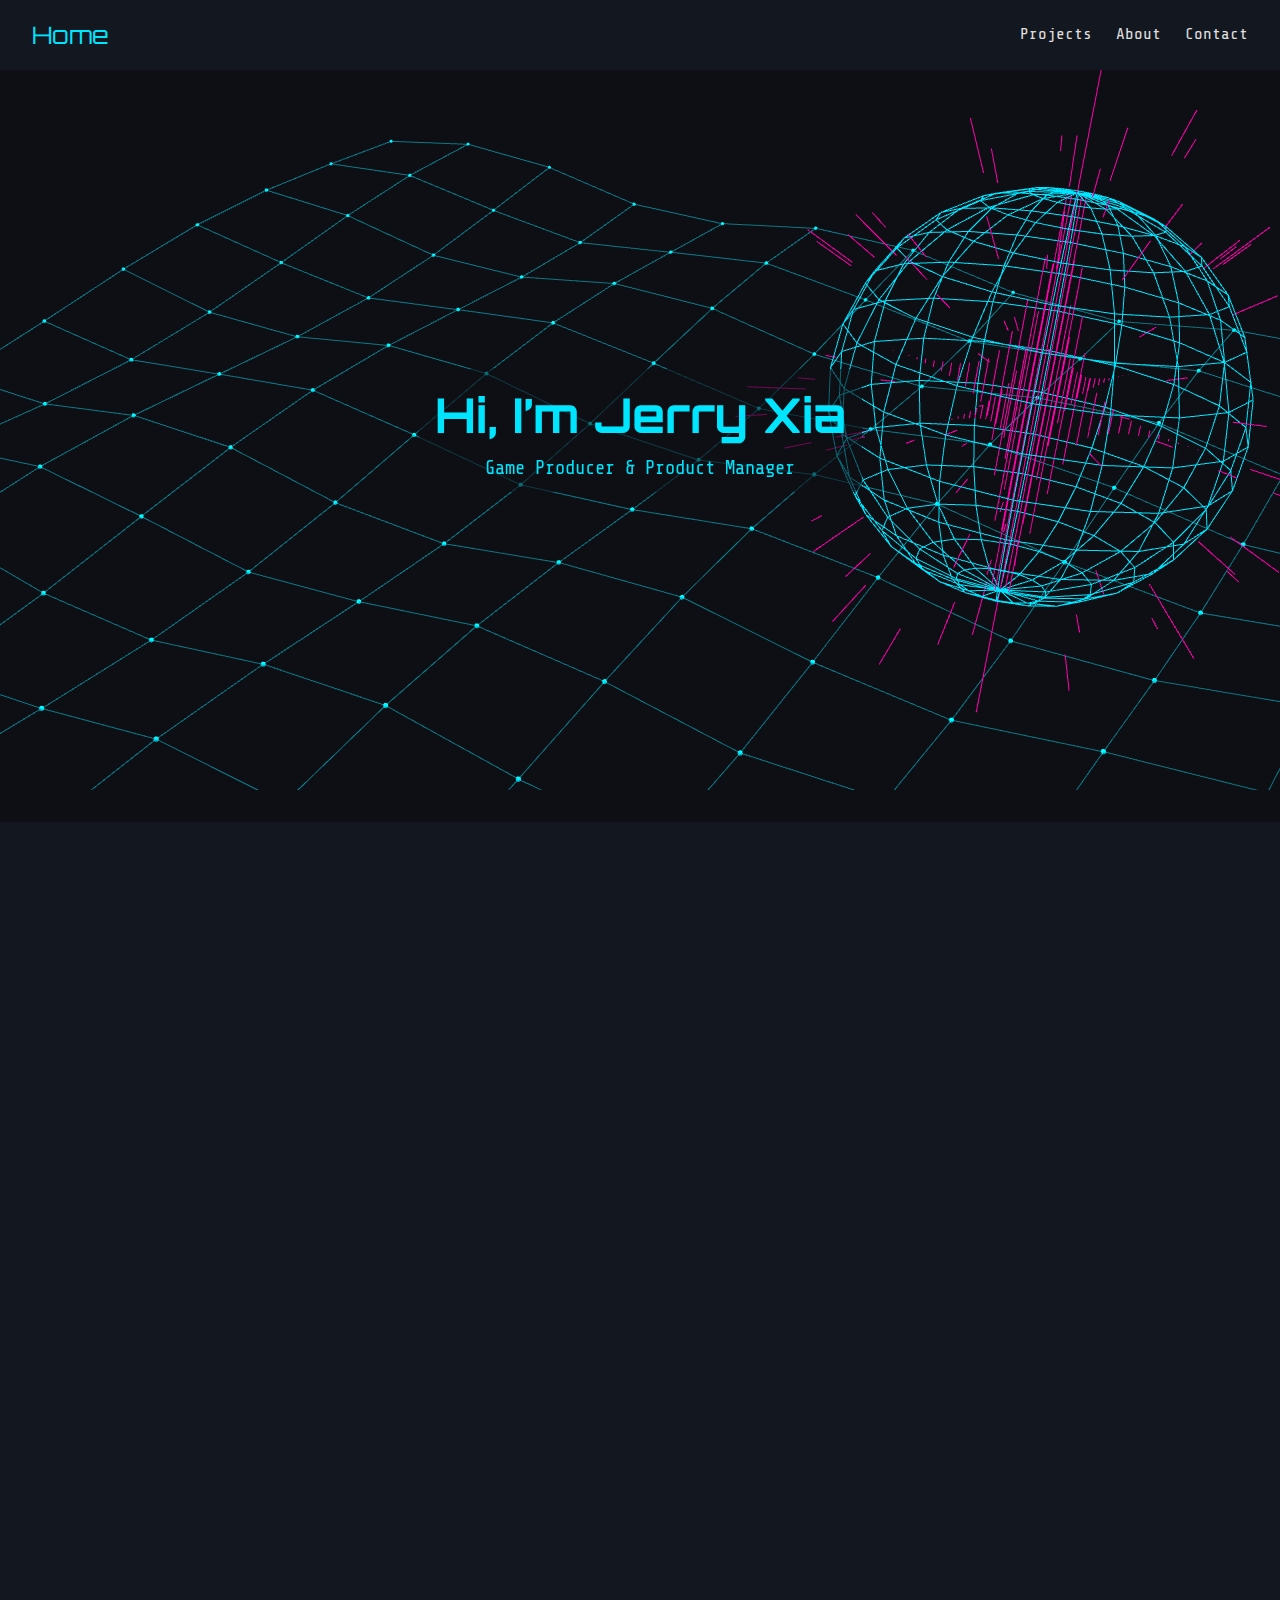
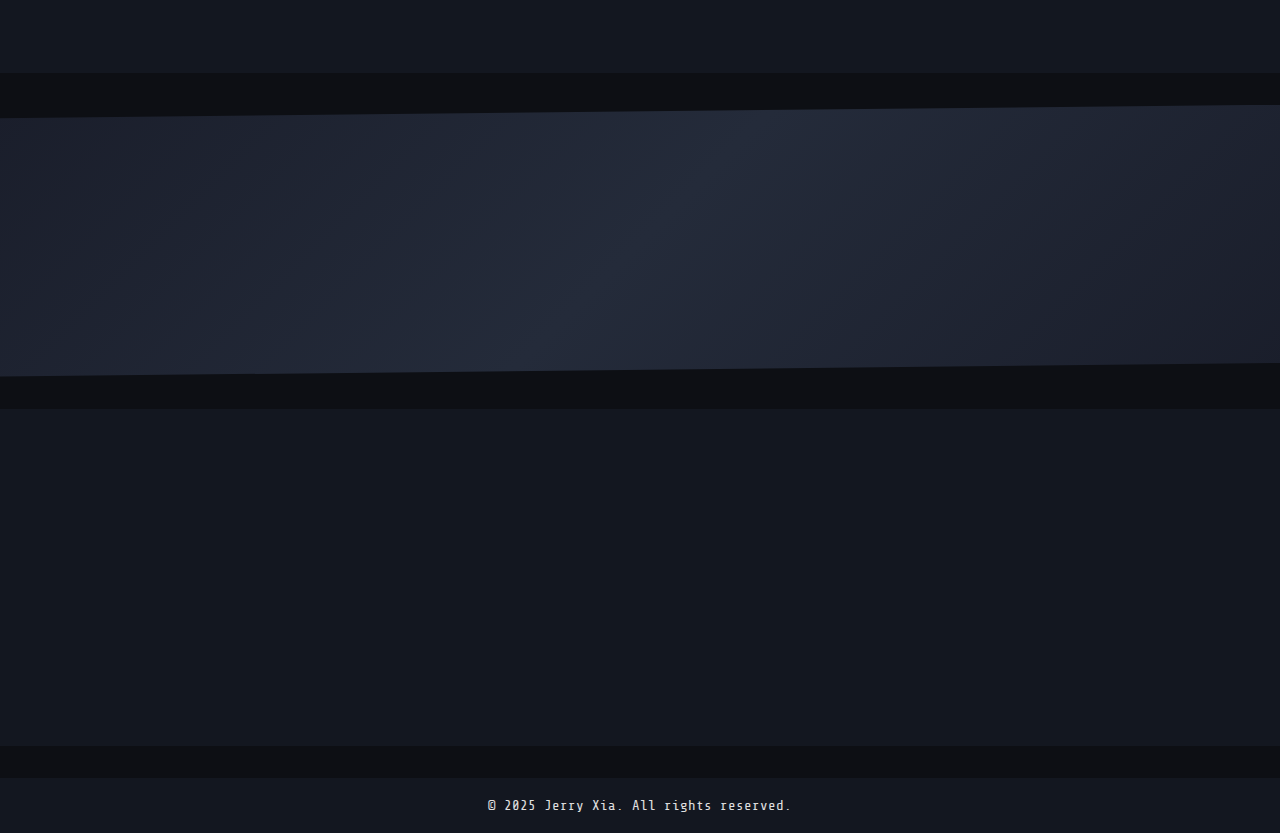
<file: index.html>
<!DOCTYPE html>
<html lang="en">
<head>
  <meta charset="UTF-8" />
  <meta name="viewport" content="width=device-width,initial-scale=1" />
  <title>Jerry Xia – When Creativity Meets Insight</title>
  <meta
    name="description"
    content="Homepage of Jerry Xia, Game Producer and Product Manager"
  >
  <link rel="preload" href="/fonts/Orbitron-Regular.woff2" as="font" type="font/woff2" crossorigin>
  <link rel="preload" href="/fonts/Orbitron-Bold.woff2" as="font" type="font/woff2" crossorigin>
  <link rel="preload" href="/fonts/ShareTechMono-Regular.woff2" as="font" type="font/woff2" crossorigin>
  <link rel="preload" href="js/three.min.js" as="script">
  <link rel="preload" href="js/vanta.globe.min.js" as="script">
  <link rel="stylesheet" href="css/style.css" />
</head>
<body>
  <nav class="navbar">
    <a href="#" class="logo">Home</a>
    <ul class="nav-links">
      <li><a href="#projects">Projects</a></li>
      <li><a href="#about">About</a></li>
      <li><a href="#contact">Contact</a></li>
    </ul>
    <div class="menu-toggle" id="mobile-menu">☰</div>
  </nav>

  <header class="hero">
    <div class="hero-text">
      <h1>Hi, I’m Jerry Xia</h1>
      <p>Game Producer & Product Manager</p>
  </div>
  </header>

  <main>
    <!-- Projects -->
    <section id="projects" class="section">
      <h2 class="fade-up">Projects</h2>
      <div class="cards">
        <!-- repeat this card for each project -->
        <div class="card fade-up">
          <div class="img-wrapper">
            <img src="assets/images/AOL3-1.jpg" loading="lazy" alt="The Adolescence of a Lunatic">
            <div class="img-credit">Art by Sihan Zhao</div>
          </div>
          <h3>The Adolescence of a Lunatic</h3>
          <p>A post-modern visual novel about nihilism, disillution, and finding purpose.</p>
          <a href="the-faded.html" class="btn">View</a>
        </div>

        <div class="card fade-up">
          <div class="img-wrapper">
            <img src="assets/images/CL1-2.jpg" loading="lazy" alt="Once Upon a Spring">
            <div class="img-credit">Art by GaraJ</div>
          </div>
          <h3>Once Upon a Spring</h3>
          <p>A genre-redefining metroidvania-esque puzzle adventure ruminating scars, mental illness, and love.</p>
          <a href="once-upon-a-spring.html" class="btn">View</a>
        </div>

        <div class="card fade-up">
          <div class="img-wrapper">
            <img src="assets/images/SQL3-1.jpg" loading="lazy" alt="League of Legends Quantitative Meta Analysis">
            <div class="img-credit">Art Generated by ChatGPT</a></div>
            
          </div>
          <h3>League of Legends Quantitative Meta Analysis</h3>
          <p>A SQL and R-based cross-sectional meta analysis of a past version of the popular MOBA game League of Legends.</p>
          <a href="lol-meta-analysis.html" class="btn">View</a>
        </div>

        <div class="card fade-up">
          <div class="img-wrapper">
            <img src="assets/images/ML1-2.jpg" loading="lazy" alt="Machine Learning Predictor for Early Alzheimer Risk">
            <div class="img-credit"><a href="http://www.freepik.com" target="_blank" rel="noopener">Designed by upklyak / Freepik</a></div>
            
          </div>
          <h3>Machine Learning Predictor for Early Alzheimer Risk</h3>
          <p>This project explored tree-based algorithms to help clinicians identify Alzheimer's patients with a high confidence using low-cost and accessible data .</p>
          <a href="alzheimers-prediction.html" class="btn">View</a>
        </div>

      </div>
    </section>

    <!-- About -->
    <section id="about" class="section">
      <h2 class="fade-up">About Me</h2>
      <p class="fade-up">
        I’m a game producer and product manager with 3 years of experience in SaaS product and indie game development.
      </p>
      <p class="fade-up">
        A team leader that always wears multiple hats, I exccel in cross-functional roles. 
      </p>
      <p class="fade-up">
        My mission: max out my team's creativity while staying on top of an agile and steadyfast timeline. 
      </p>
    </section>

    <!-- Contact -->
    <section id="contact" class="section">
      <h2 class="fade-up">Contact</h2>
      <ul class="contact-list">
        <li class="fade-up">Email: <a href="mailto:jerryjerryxia@gmail.com">jerryjerryxia@gmail.com</a></li>
        <li class="fade-up">Phone: (646) 659-3899</li>
        <li class="fade-up">LinkedIn: <a href="https://www.linkedin.com/in/jerryjerryxia/" target="_blank" rel="noopener">www.linkedin.com/in/jerryjerryxia/</a></li>
        <li class="fade-up">GitHub: <a href="https://github.com/jerryjerryxia" target="_blank" rel="noopener">www.github.com/jerryjerryxia</a></li>
      </ul>
    </section>

  </main>

  <footer>
    <p>© 2025 Jerry Xia. All rights reserved.</p>
  </footer>

<script src="js/three.min.js"></script>
<script src="js/vanta.globe.min.js"></script>
<script src="js/script.js"></script>

</body>
</html>
</file>
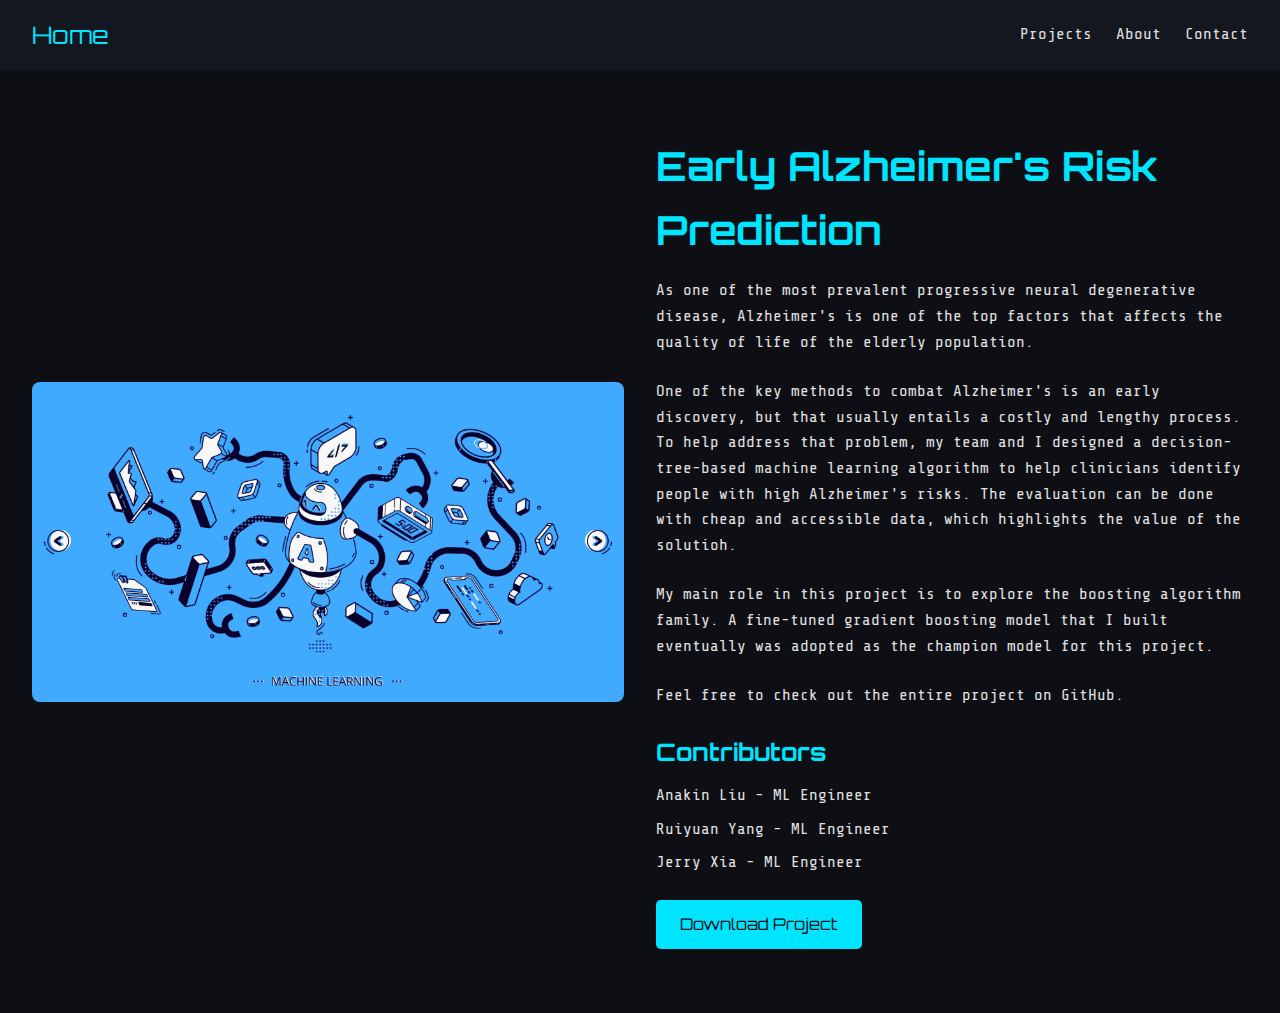
<file: Alzheimers-prediction.html>
<!DOCTYPE html>
<html lang="en">
<head>
  <meta charset="UTF-8" />
  <meta name="viewport" content="width=device-width, initial-scale=1" />
  <title>ML-Based Alzheimer's Risk Prediction | Jerry Xia</title>
  <meta
    name="description"
    content="Re-imagining Alzheimer's diagnosis processes."
  >
  <link rel="preload" href="/fonts/Orbitron-Regular.woff2" as="font" type="font/woff2" crossorigin>
  <link rel="preload" href="/fonts/Orbitron-Bold.woff2"    as="font" type="font/woff2" crossorigin>
  <link rel="preload" href="/fonts/ShareTechMono-Regular.woff2" as="font" type="font/woff2" crossorigin>
  <link rel="stylesheet" href="css/style.css" />
  <style>
    /* Project Detail Layout */
    .project-detail {
      display: grid;
      grid-template-columns: 1fr 1fr;
      gap: 2rem;
      /* vertically center both columns */
      align-items: center;
      padding: 4rem 2rem;
      background: var(--bg);
      color: var(--fg);
    }
    .project-detail .image {
      width: 100%;
      border-radius: .5rem;
      object-fit: cover;
    }
    .project-detail .content {
      display: flex;
      flex-direction: column;
      /* align text and button to the left */
      align-items: flex-start;
      text-align: left;
    }
    .project-detail .content h1 {
      font-family: var(--font-main);
      font-size: 2.5rem;
      margin-bottom: 1rem;
      color: var(--accent);
    }
    .project-detail .content p {
      margin-bottom: 1.5rem;
      line-height: 1.6;
    }
    .project-detail .contributors h2 {
      font-family: var(--font-main);
      font-size: 1.5rem;
      margin-bottom: .75rem;
      color: var(--accent);
    }
    .project-detail .contributors ul {
      list-style: none;
      padding: 0;
      margin-bottom: 1.5rem;
    }
    .project-detail .contributors li {
      margin-bottom: .5rem;
      font-family: var(--font-mono);
    }
    .btn-download {
      /* align button to the left edge of content */
      margin: 0;
      padding: .75rem 1.5rem;
      background: var(--accent);
      color: var(--bg);
      text-decoration: none;
      border-radius: .3rem;
      font-family: var(--font-main);
      transition: background .2s;
    }
    .btn-download:hover {
      background: #00c4d6;
    }
    @media (max-width: 768px) {
      .project-detail {
        grid-template-columns: 1fr;
      }
      .btn-download {
        align-self: center;
        margin-left: 0;
      }
      .project-detail .content {
        align-items: center;
        text-align: center;
      }
    }
  </style>
</head>
<body>
  <!-- Navbar include -->
  <header class="navbar">
    <a href="index.html" class="logo">Home</a>
    <ul class="nav-links">
      <li><a href="index.html#projects">Projects</a></li>
      <li><a href="index.html#about">About</a></li>
      <li><a href="index.html#contact">Contact</a></li>
    </ul>
    <div class="menu-toggle" id="mobile-menu">☰</div>
  </header>

  <!-- Project Detail Section -->
  <section class="project-detail">
    <!-- Left: Large Project Image -->
    <img src="assets/images/ML1-2.jpg" alt="ML Project Title Image" class="image" />

    <!-- Right: Text Content -->
    <div class="content">
      <h1>Early Alzheimer's Risk Prediction</h1>
      <p>
        As one of the most prevalent progressive neural degenerative disease, Alzheimer's is one of the 
        top factors that affects the quality of life of the elderly population.  
      </p>
      <p>
        One of the key methods to combat Alzheimer's is an early discovery, but that usually entails a 
        costly and lengthy process. To help address that problem, my team and I designed a decision-tree-based
        machine learning algorithm to help clinicians identify people with high Alzheimer's risks. The
        evaluation can be done with cheap and accessible data, which highlights the value of the solutioh. 
      </p>
      <p>
        My main role in this project is to explore the boosting algorithm family. A fine-tuned gradient boosting
        model that I built eventually was adopted as the champion model for this project. 
      </p>
      <p>
        Feel free to check out the entire project on GitHub. 
      </p>

      <div class="contributors">
        <h2>Contributors</h2>
        <ul>
          <li>Anakin Liu - ML Engineer</li>
          <li>Ruiyuan Yang - ML Engineer</li>
          <li>Jerry Xia - ML Engineer</li>
        </ul>
      </div>

      <a href="https://github.com/jerryjerryxia/ML-Based-Early-Alzheimers-Risk-Prediction" class="btn-download" target="_blank" rel="noopener">
        Download Project
      </a>
    </div>
  </section>

  <!-- Footer include -->
</body>
</html>
</file>
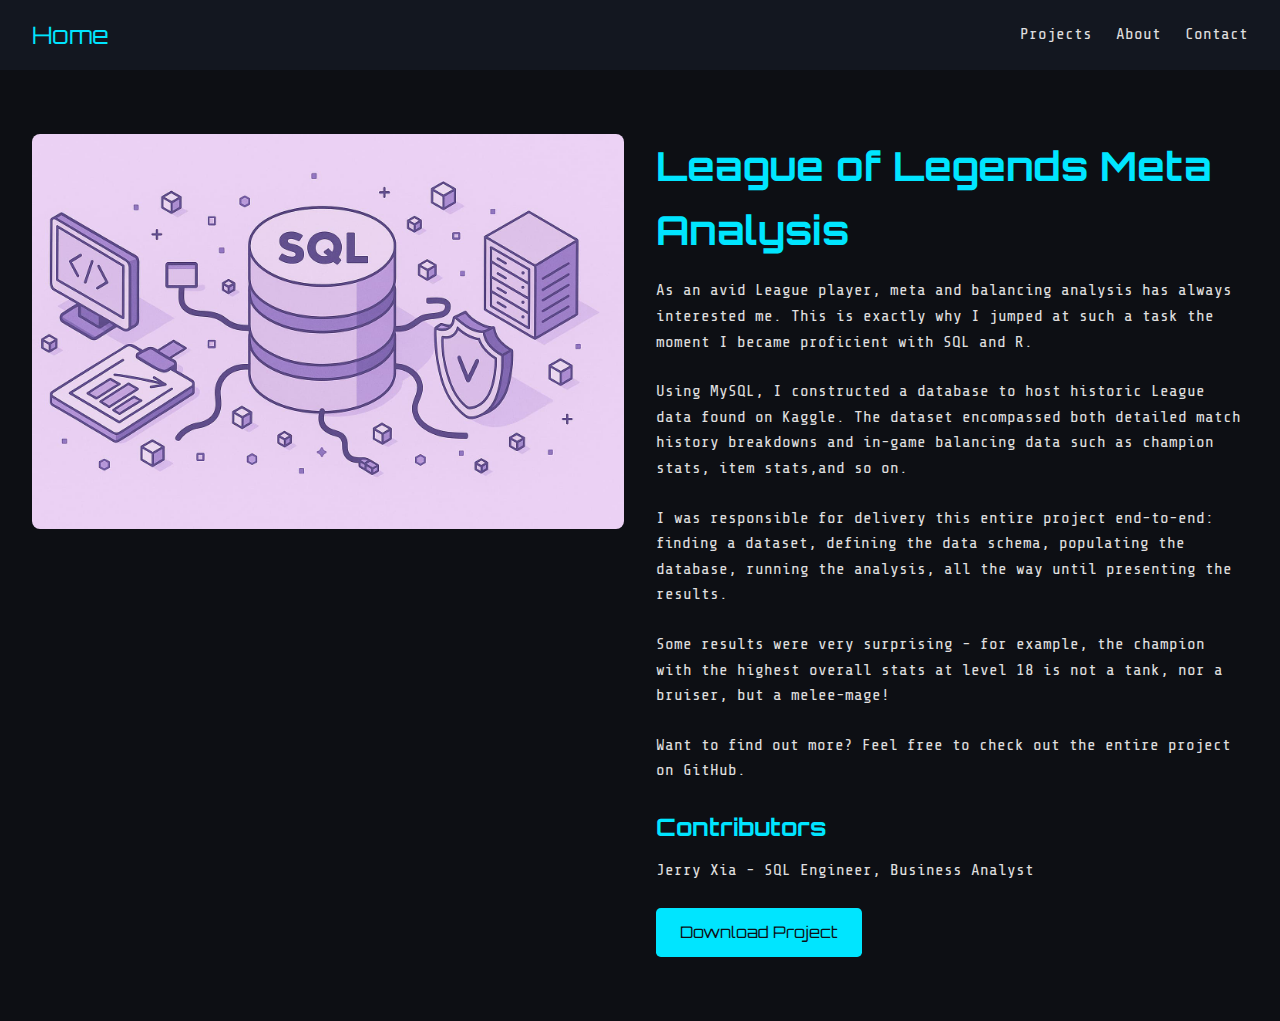
<file: LOL-meta-analysis.html>
<!DOCTYPE html>
<html lang="en">
<head>
  <meta charset="UTF-8" />
  <meta name="viewport" content="width=device-width, initial-scale=1" />
  <title>LOL Meta Analysis | Jerry Xia</title>
  <meta
    name="description"
    content="Learn more about how a League meta is shaped!"
  >
  <link rel="preload" href="/fonts/Orbitron-Regular.woff2" as="font" type="font/woff2" crossorigin>
  <link rel="preload" href="/fonts/Orbitron-Bold.woff2"    as="font" type="font/woff2" crossorigin>
  <link rel="preload" href="/fonts/ShareTechMono-Regular.woff2" as="font" type="font/woff2" crossorigin>
  <link rel="stylesheet" href="css/style.css" />
  <style>
    /* Project Detail Layout */
    .project-detail {
      display: grid;
      grid-template-columns: 1fr 1fr;
      gap: 2rem;
      /* vertically center both columns */
      align-items: top;
      padding: 4rem 2rem;
      background: var(--bg);
      color: var(--fg);
    }
    .project-detail .image {
      width: 100%;
      border-radius: .5rem;
      object-fit: cover;
    }
    .project-detail .content {
      display: flex;
      flex-direction: column;
      /* align text and button to the left */
      align-items: flex-start;
      text-align: left;
    }
    .project-detail .content h1 {
      font-family: var(--font-main);
      font-size: 2.5rem;
      margin-bottom: 1rem;
      color: var(--accent);
    }
    .project-detail .content p {
      margin-bottom: 1.5rem;
      line-height: 1.6;
    }
    .project-detail .contributors h2 {
      font-family: var(--font-main);
      font-size: 1.5rem;
      margin-bottom: .75rem;
      color: var(--accent);
    }
    .project-detail .contributors ul {
      list-style: none;
      padding: 0;
      margin-bottom: 1.5rem;
    }
    .project-detail .contributors li {
      margin-bottom: .5rem;
      font-family: var(--font-mono);
    }
    .btn-download {
      /* align button to the left edge of content */
      margin: 0;
      padding: .75rem 1.5rem;
      background: var(--accent);
      color: var(--bg);
      text-decoration: none;
      border-radius: .3rem;
      font-family: var(--font-main);
      transition: background .2s;
    }
    .btn-download:hover {
      background: #00c4d6;
    }
    @media (max-width: 768px) {
      .project-detail {
        grid-template-columns: 1fr;
      }
      .btn-download {
        align-self: center;
        margin-left: 0;
      }
      .project-detail .content {
        align-items: center;
        text-align: center;
      }
    }
  </style>
</head>
<body>
  <!-- Navbar include -->
  <header class="navbar">
    <a href="index.html" class="logo">Home</a>
    <ul class="nav-links">
      <li><a href="index.html#projects">Projects</a></li>
      <li><a href="index.html#about">About</a></li>
      <li><a href="index.html#contact">Contact</a></li>
    </ul>
    <div class="menu-toggle" id="mobile-menu">☰</div>
  </header>

  <!-- Project Detail Section -->
  <section class="project-detail">
    <!-- Left: Large Project Image -->
    <img src="assets/images/SQL1-1.jpg" alt="SQL Project Title Image" class="image" />

    <!-- Right: Text Content -->
    <div class="content">
      <h1>League of Legends Meta Analysis</h1>
      <p>
        As an avid League player, meta and balancing analysis has always interested me. This is exactly
        why I jumped at such a task the moment I became proficient with SQL and R.  
      </p>
      <p>
        Using MySQL, I constructed a database to host historic League data found on Kaggle. The dataset
        encompassed both detailed match history breakdowns and in-game balancing data such as champion 
        stats, item stats,and so on.  
      </p>
      <p>
        I was responsible for delivery this entire project end-to-end: finding a dataset, defining the data 
        schema, populating the database, running the analysis, all the way until presenting the results. 
      </p>
      <p>
        Some results were very surprising - for example, the champion with the highest overall stats at
        level 18 is not a tank, nor a bruiser, but a melee-mage!
      </p>
      <p>
        Want to find out more? Feel free to check out the entire project on GitHub. 
      </p>

      <div class="contributors">
        <h2>Contributors</h2>
        <ul>
          <li>Jerry Xia - SQL Engineer, Business Analyst</li>
        </ul>
      </div>

      <a href="https://github.com/jerryjerryxia/LOL_Meta_Analysis_S13" class="btn-download" target="_blank" rel="noopener">
        Download Project
      </a>
    </div>
  </section>

  <!-- Footer include -->
</body>
</html>
</file>
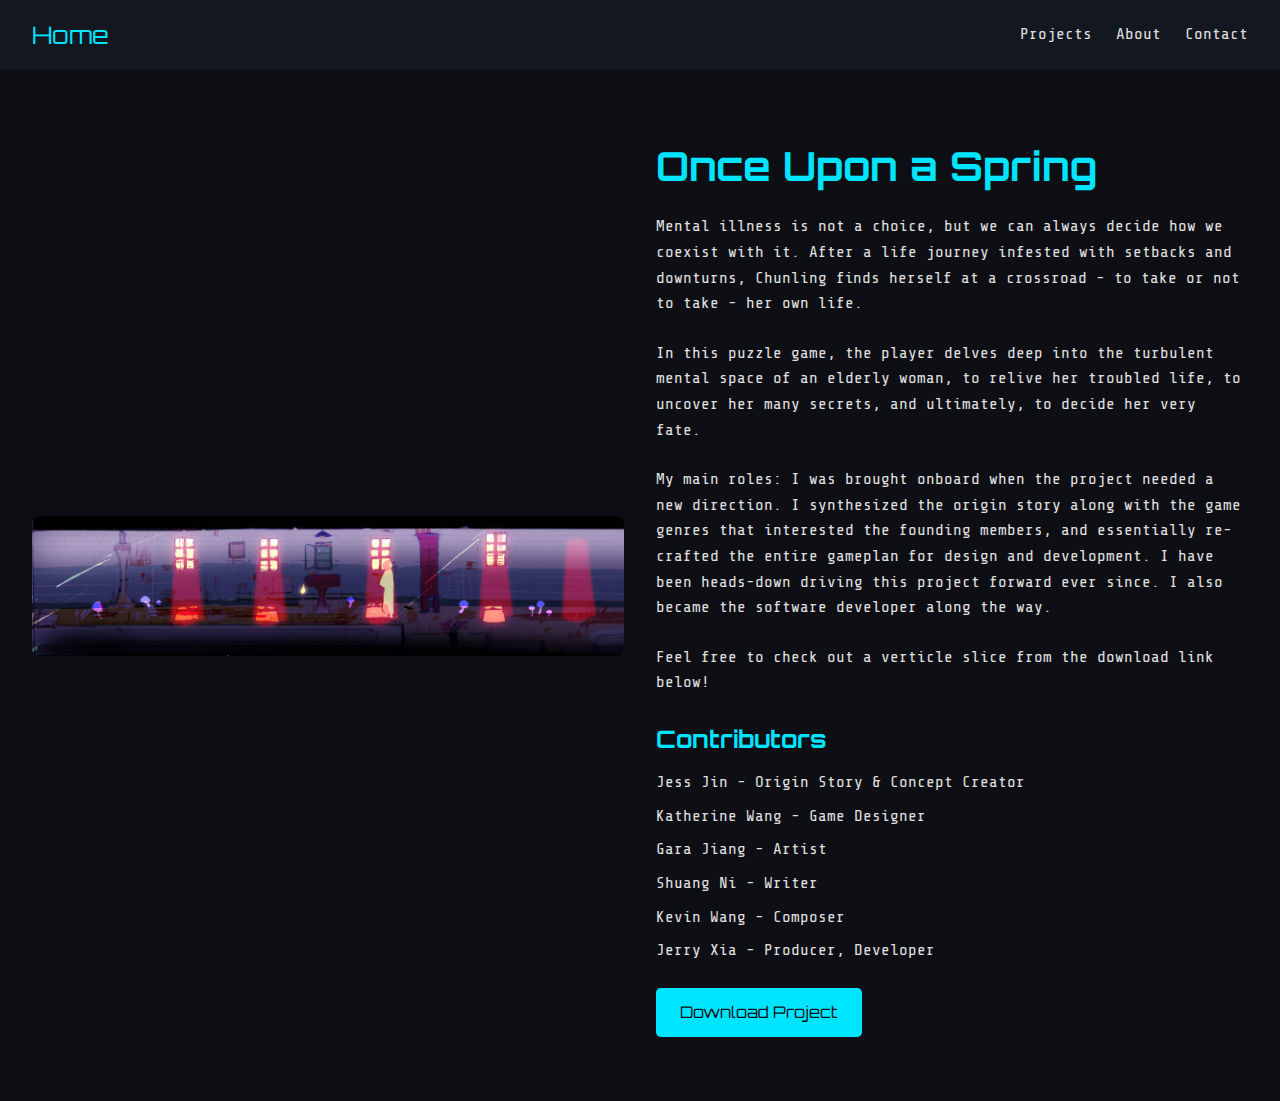
<file: once-upon-a-spring.html>
<!DOCTYPE html>
<html lang="en">
<head>
  <meta charset="UTF-8" />
  <meta name="viewport" content="width=device-width, initial-scale=1" />
  <title>Once Upon a Spring | Jerry Xia</title>
  <meta
    name="description"
    content="Discover the secrets behind a lady's turbulent psyche."
  >
  <link rel="preload" href="/fonts/Orbitron-Regular.woff2" as="font" type="font/woff2" crossorigin>
  <link rel="preload" href="/fonts/Orbitron-Bold.woff2"    as="font" type="font/woff2" crossorigin>
  <link rel="preload" href="/fonts/ShareTechMono-Regular.woff2" as="font" type="font/woff2" crossorigin>
  <link rel="stylesheet" href="css/style.css" />
  <style>
    /* Project Detail Layout */
    .project-detail {
      display: grid;
      grid-template-columns: 1fr 1fr;
      gap: 2rem;
      /* vertically center both columns */
      align-items: center;
      padding: 4rem 2rem;
      background: var(--bg);
      color: var(--fg);
    }
    .project-detail .image {
      width: 100%;
      border-radius: .5rem;
      object-fit: cover;
    }
    .project-detail .content {
      display: flex;
      flex-direction: column;
      /* align text and button to the left */
      align-items: flex-start;
      text-align: left;
    }
    .project-detail .content h1 {
      font-family: var(--font-main);
      font-size: 2.5rem;
      margin-bottom: 1rem;
      color: var(--accent);
    }
    .project-detail .content p {
      margin-bottom: 1.5rem;
      line-height: 1.6;
    }
    .project-detail .contributors h2 {
      font-family: var(--font-main);
      font-size: 1.5rem;
      margin-bottom: .75rem;
      color: var(--accent);
    }
    .project-detail .contributors ul {
      list-style: none;
      padding: 0;
      margin-bottom: 1.5rem;
    }
    .project-detail .contributors li {
      margin-bottom: .5rem;
      font-family: var(--font-mono);
    }
    .btn-download {
      /* align button to the left edge of content */
      margin: 0;
      padding: .75rem 1.5rem;
      background: var(--accent);
      color: var(--bg);
      text-decoration: none;
      border-radius: .3rem;
      font-family: var(--font-main);
      transition: background .2s;
    }
    .btn-download:hover {
      background: #00c4d6;
    }
    @media (max-width: 768px) {
      .project-detail {
        grid-template-columns: 1fr;
      }
      .btn-download {
        align-self: center;
        margin-left: 0;
      }
      .project-detail .content {
        align-items: center;
        text-align: center;
      }
    }
  </style>
</head>
<body>
  <!-- Navbar include -->
  <header class="navbar">
    <a href="index.html" class="logo">Home</a>
    <ul class="nav-links">
      <li><a href="index.html#projects">Projects</a></li>
      <li><a href="index.html#about">About</a></li>
      <li><a href="index.html#contact">Contact</a></li>
    </ul>
    <div class="menu-toggle" id="mobile-menu">☰</div>
  </header>

  <!-- Project Detail Section -->
  <section class="project-detail">
    <!-- Left: Large Project Image -->
    <img src="assets/images/CL1-2.jpg" alt="CL Title Image" class="image" />

    <!-- Right: Text Content -->
    <div class="content">
      <h1>Once Upon a Spring</h1>
      <p>
        Mental illness is not a choice, but we can always decide how we coexist with it. After a 
        life journey infested with setbacks and downturns, Chunling finds herself at a crossroad - 
        to take or not to take - her own life. 
      </p>
      <p>
        In this puzzle game, the player delves deep into the turbulent mental space of an elderly
        woman, to relive her troubled life, to uncover her many secrets, and ultimately, to decide her 
        very fate. 
      </p>
      <p>
        My main roles: I was brought onboard when the project needed a new direction. I synthesized
        the origin story along with the game genres that interested the founding members, and 
        essentially re-crafted the entire gameplan for design and development. I have been heads-down 
        driving this project forward ever since. I also became the software developer along the way. 
      </p>
      <p>
        Feel free to check out a verticle slice from the download link below!
      </p>

      <div class="contributors">
        <h2>Contributors</h2>
        <ul>
          <li>Jess Jin - Origin Story & Concept Creator</li>
          <li>Katherine Wang - Game Designer</li>
          <li>Gara Jiang - Artist</li>
          <li>Shuang Ni - Writer</li>
          <li>Kevin Wang - Composer</li>
          <li>Jerry Xia - Producer, Developer</li>
        </ul>
      </div>

      <a href="https://drive.google.com/drive/folders/1tXTr6lAQmfIj9FuFNzx0EUJsI9nXuCLS?dmr=1&ec=wgc-drive-hero-goto" class="btn-download" target="_blank" rel="noopener">
        Download Project
      </a>
    </div>
  </section>

  <!-- Footer include -->
</body>
</html>
</file>
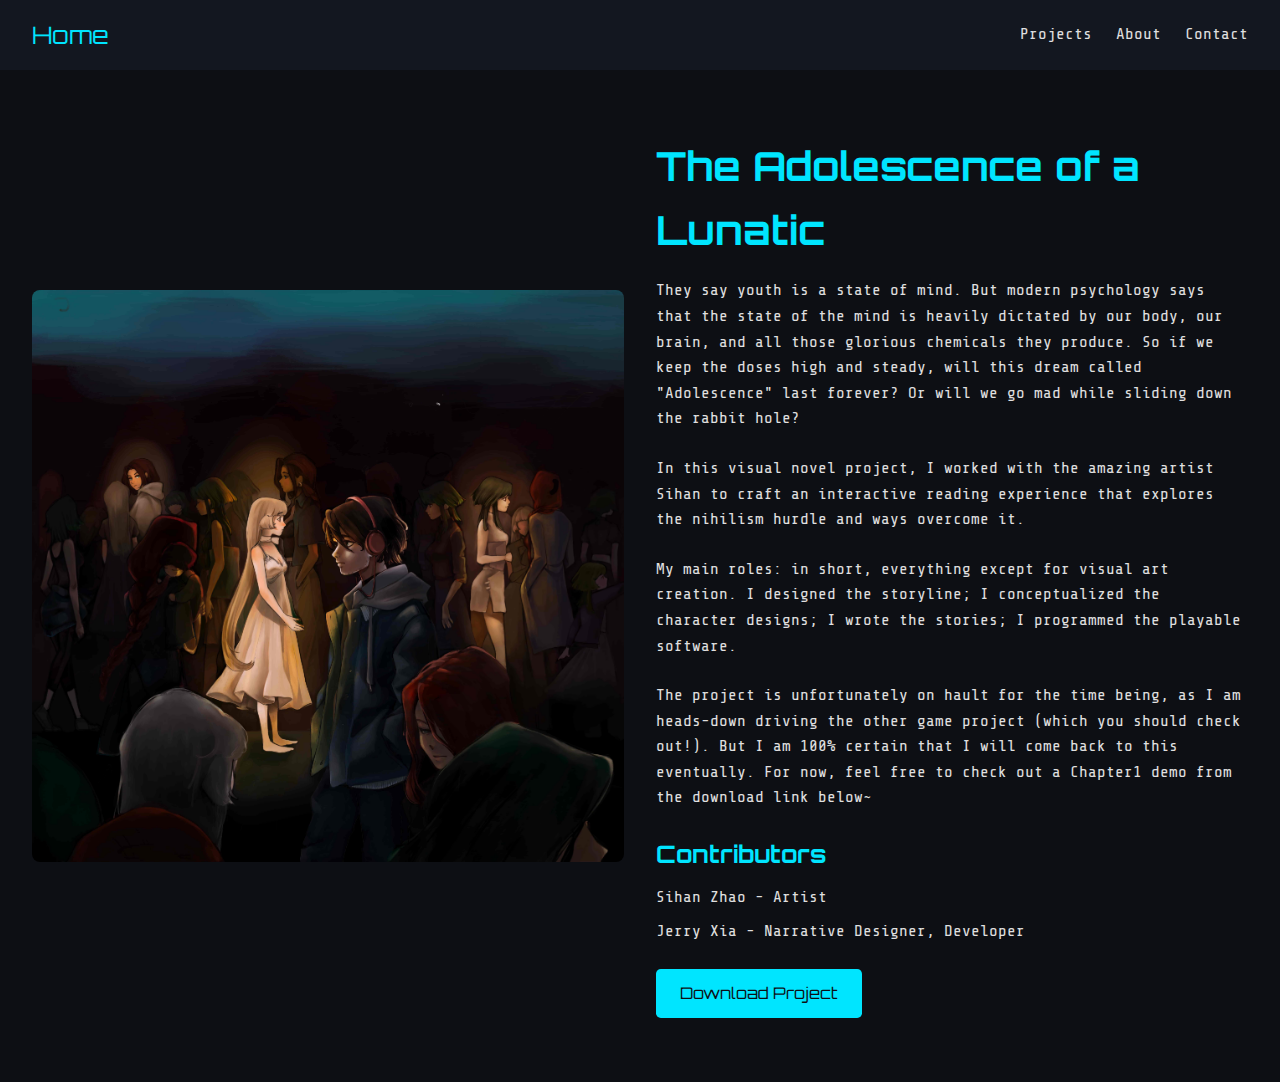
<file: project-detail1.html>
<!DOCTYPE html>
<html lang="en">
<head>
  <meta charset="UTF-8" />
  <meta name="viewport" content="width=device-width, initial-scale=1" />
  <title>Project Title | JerryXia Portfolio</title>
  <link rel="preload" href="/fonts/Orbitron-Regular.woff2" as="font" type="font/woff2" crossorigin>
  <link rel="preload" href="/fonts/Orbitron-Bold.woff2"    as="font" type="font/woff2" crossorigin>
  <link rel="preload" href="/fonts/ShareTechMono-Regular.woff2" as="font" type="font/woff2" crossorigin>
  <link rel="stylesheet" href="css/style.css" />
  <style>
    /* Project Detail Layout */
    .project-detail {
      display: grid;
      grid-template-columns: 1fr 1fr;
      gap: 2rem;
      /* vertically center both columns */
      align-items: center;
      padding: 4rem 2rem;
      background: var(--bg);
      color: var(--fg);
    }
    .project-detail .image {
      width: 100%;
      border-radius: .5rem;
      object-fit: cover;
    }
    .project-detail .content {
      display: flex;
      flex-direction: column;
      /* align text and button to the left */
      align-items: flex-start;
      text-align: left;
    }
    .project-detail .content h1 {
      font-family: var(--font-main);
      font-size: 2.5rem;
      margin-bottom: 1rem;
      color: var(--accent);
    }
    .project-detail .content p {
      margin-bottom: 1.5rem;
      line-height: 1.6;
    }
    .project-detail .contributors h2 {
      font-family: var(--font-main);
      font-size: 1.5rem;
      margin-bottom: .75rem;
      color: var(--accent);
    }
    .project-detail .contributors ul {
      list-style: none;
      padding: 0;
      margin-bottom: 1.5rem;
    }
    .project-detail .contributors li {
      margin-bottom: .5rem;
      font-family: var(--font-mono);
    }
    .btn-download {
      /* align button to the left edge of content */
      margin: 0;
      padding: .75rem 1.5rem;
      background: var(--accent);
      color: var(--bg);
      text-decoration: none;
      border-radius: .3rem;
      font-family: var(--font-main);
      transition: background .2s;
    }
    .btn-download:hover {
      background: #00c4d6;
    }
    @media (max-width: 768px) {
      .project-detail {
        grid-template-columns: 1fr;
      }
      .btn-download {
        align-self: center;
        margin-left: 0;
      }
      .project-detail .content {
        align-items: center;
        text-align: center;
      }
    }
  </style>
</head>
<body>
  <!-- Navbar include -->
  <header class="navbar">
    <a href="index.html" class="logo">Home</a>
    <ul class="nav-links">
      <li><a href="index.html#projects">Projects</a></li>
      <li><a href="index.html#about">About</a></li>
      <li><a href="index.html#contact">Contact</a></li>
    </ul>
    <div class="menu-toggle" id="mobile-menu">☰</div>
  </header>

  <!-- Project Detail Section -->
  <section class="project-detail">
    <!-- Left: Large Project Image -->
    <img src="assets/images/AOL3-1.jpg" alt="Project Title Image" class="image" />

    <!-- Right: Text Content -->
    <div class="content">
      <h1>The Adolescence of a Lunatic</h1>
      <p>
        They say youth is a state of mind. But modern psychology says that the state of the mind 
        is heavily dictated by our body, our brain, and all those glorious chemicals they produce. 
        So if we keep the doses high and steady, will this dream called "Adolescence" last forever? 
        Or will we go mad while sliding down the rabbit hole? 
      </p>
      <p>
        In this visual novel project, I worked with the amazing artist Sihan to craft 
        an interactive reading experience that explores the nihilism hurdle and ways overcome it. 
      </p>
      <p>
        My main roles: in short, everything except for visual art creation. I designed the storyline; 
        I conceptualized the character designs; I wrote the stories; I programmed the playable software.
      </p>
      <p>
        The project is unfortunately on hault for the time being, as I am heads-down driving the other
        game project (which you should check out!). But I am 100% certain that I will come back to this
        eventually. For now, feel free to check out a Chapter1 demo from the download link below~
      </p>

      <div class="contributors">
        <h2>Contributors</h2>
        <ul>
          <li>Sihan Zhao - Artist</li>
          <li>Jerry Xia - Narrative Designer, Developer</li>
        </ul>
      </div>

      <a href="https://drive.google.com/drive/folders/1tXTr6lAQmfIj9FuFNzx0EUJsI9nXuCLS?dmr=1&ec=wgc-drive-hero-goto" class="btn-download" target="_blank" rel="noopener">
        Download Project
      </a>
    </div>
  </section>

  <!-- Footer include -->
</body>
</html>
</file>
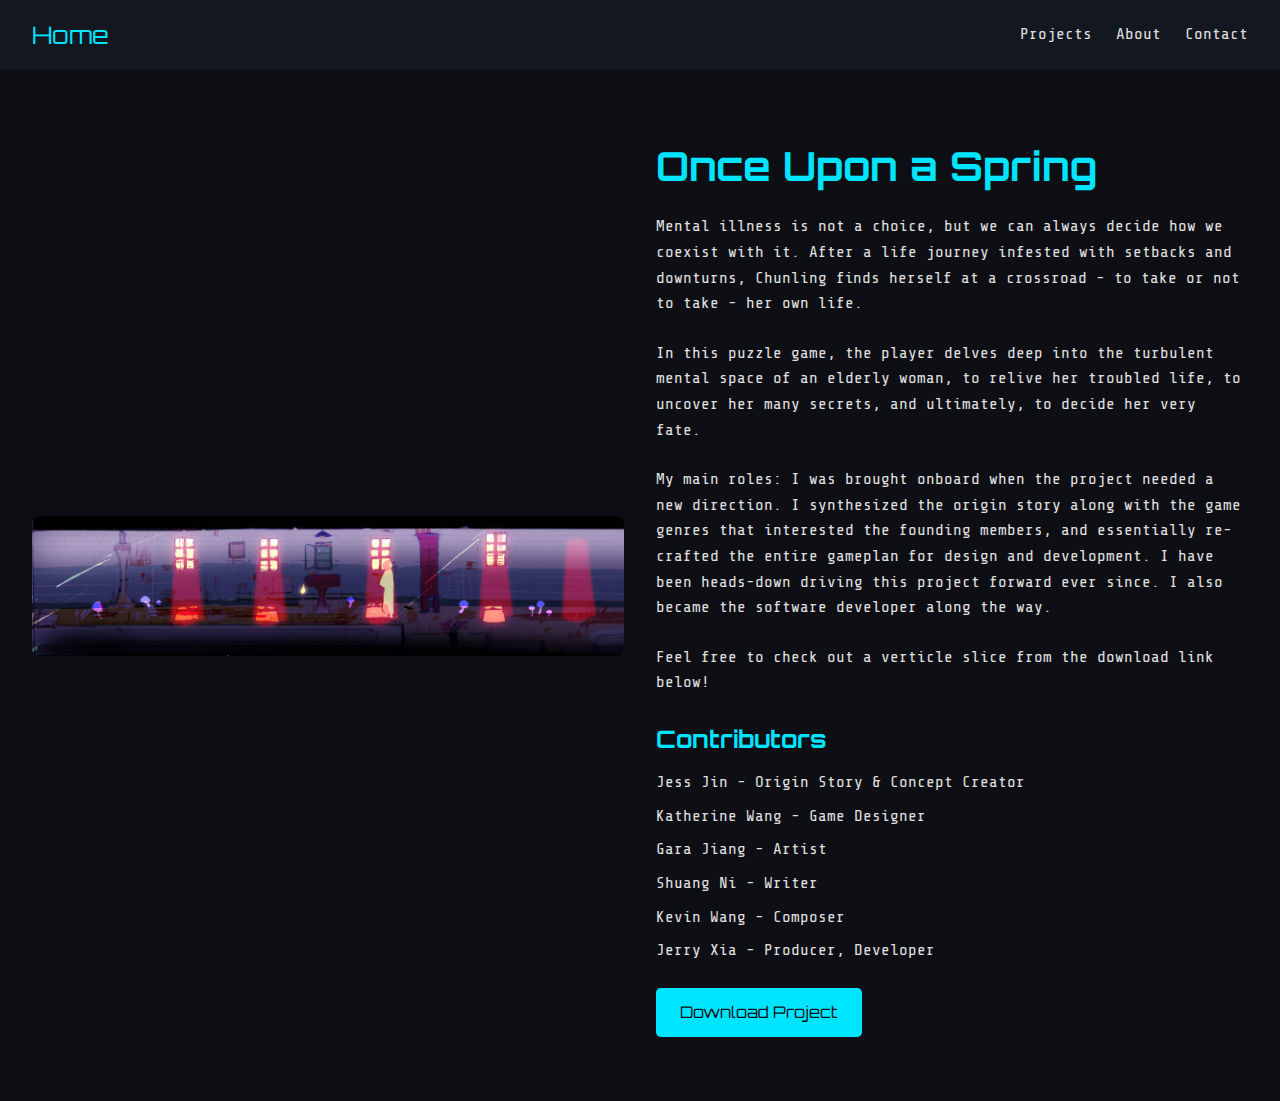
<file: project-detail2.html>
<!DOCTYPE html>
<html lang="en">
<head>
  <meta charset="UTF-8" />
  <meta name="viewport" content="width=device-width, initial-scale=1" />
  <title>Once Upon a Spring | Jerry Xia</title>
  <link rel="preload" href="/fonts/Orbitron-Regular.woff2" as="font" type="font/woff2" crossorigin>
  <link rel="preload" href="/fonts/Orbitron-Bold.woff2"    as="font" type="font/woff2" crossorigin>
  <link rel="preload" href="/fonts/ShareTechMono-Regular.woff2" as="font" type="font/woff2" crossorigin>
  <link rel="stylesheet" href="css/style.css" />
  <style>
    /* Project Detail Layout */
    .project-detail {
      display: grid;
      grid-template-columns: 1fr 1fr;
      gap: 2rem;
      /* vertically center both columns */
      align-items: center;
      padding: 4rem 2rem;
      background: var(--bg);
      color: var(--fg);
    }
    .project-detail .image {
      width: 100%;
      border-radius: .5rem;
      object-fit: cover;
    }
    .project-detail .content {
      display: flex;
      flex-direction: column;
      /* align text and button to the left */
      align-items: flex-start;
      text-align: left;
    }
    .project-detail .content h1 {
      font-family: var(--font-main);
      font-size: 2.5rem;
      margin-bottom: 1rem;
      color: var(--accent);
    }
    .project-detail .content p {
      margin-bottom: 1.5rem;
      line-height: 1.6;
    }
    .project-detail .contributors h2 {
      font-family: var(--font-main);
      font-size: 1.5rem;
      margin-bottom: .75rem;
      color: var(--accent);
    }
    .project-detail .contributors ul {
      list-style: none;
      padding: 0;
      margin-bottom: 1.5rem;
    }
    .project-detail .contributors li {
      margin-bottom: .5rem;
      font-family: var(--font-mono);
    }
    .btn-download {
      /* align button to the left edge of content */
      margin: 0;
      padding: .75rem 1.5rem;
      background: var(--accent);
      color: var(--bg);
      text-decoration: none;
      border-radius: .3rem;
      font-family: var(--font-main);
      transition: background .2s;
    }
    .btn-download:hover {
      background: #00c4d6;
    }
    @media (max-width: 768px) {
      .project-detail {
        grid-template-columns: 1fr;
      }
      .btn-download {
        align-self: center;
        margin-left: 0;
      }
      .project-detail .content {
        align-items: center;
        text-align: center;
      }
    }
  </style>
</head>
<body>
  <!-- Navbar include -->
  <header class="navbar">
    <a href="index.html" class="logo">Home</a>
    <ul class="nav-links">
      <li><a href="index.html#projects">Projects</a></li>
      <li><a href="index.html#about">About</a></li>
      <li><a href="index.html#contact">Contact</a></li>
    </ul>
    <div class="menu-toggle" id="mobile-menu">☰</div>
  </header>

  <!-- Project Detail Section -->
  <section class="project-detail">
    <!-- Left: Large Project Image -->
    <img src="assets/images/CL1-2.jpg" alt="CL Title Image" class="image" />

    <!-- Right: Text Content -->
    <div class="content">
      <h1>Once Upon a Spring</h1>
      <p>
        Mental illness is not a choice, but we can always decide how we coexist with it. After a 
        life journey infested with setbacks and downturns, Chunling finds herself at a crossroad - 
        to take or not to take - her own life. 
      </p>
      <p>
        In this puzzle game, the player delves deep into the turbulent mental space of an elderly
        woman, to relive her troubled life, to uncover her many secrets, and ultimately, to decide her 
        very fate. 
      </p>
      <p>
        My main roles: I was brought onboard when the project needed a new direction. I synthesized
        the origin story along with the game genres that interested the founding members, and 
        essentially re-crafted the entire gameplan for design and development. I have been heads-down 
        driving this project forward ever since. I also became the software developer along the way. 
      </p>
      <p>
        Feel free to check out a verticle slice from the download link below!
      </p>

      <div class="contributors">
        <h2>Contributors</h2>
        <ul>
          <li>Jess Jin - Origin Story & Concept Creator</li>
          <li>Katherine Wang - Game Designer</li>
          <li>Gara Jiang - Artist</li>
          <li>Shuang Ni - Writer</li>
          <li>Kevin Wang - Composer</li>
          <li>Jerry Xia - Producer, Developer</li>
        </ul>
      </div>

      <a href="https://drive.google.com/drive/folders/1tXTr6lAQmfIj9FuFNzx0EUJsI9nXuCLS?dmr=1&ec=wgc-drive-hero-goto" class="btn-download" target="_blank" rel="noopener">
        Download Project
      </a>
    </div>
  </section>

  <!-- Footer include -->
</body>
</html>
</file>
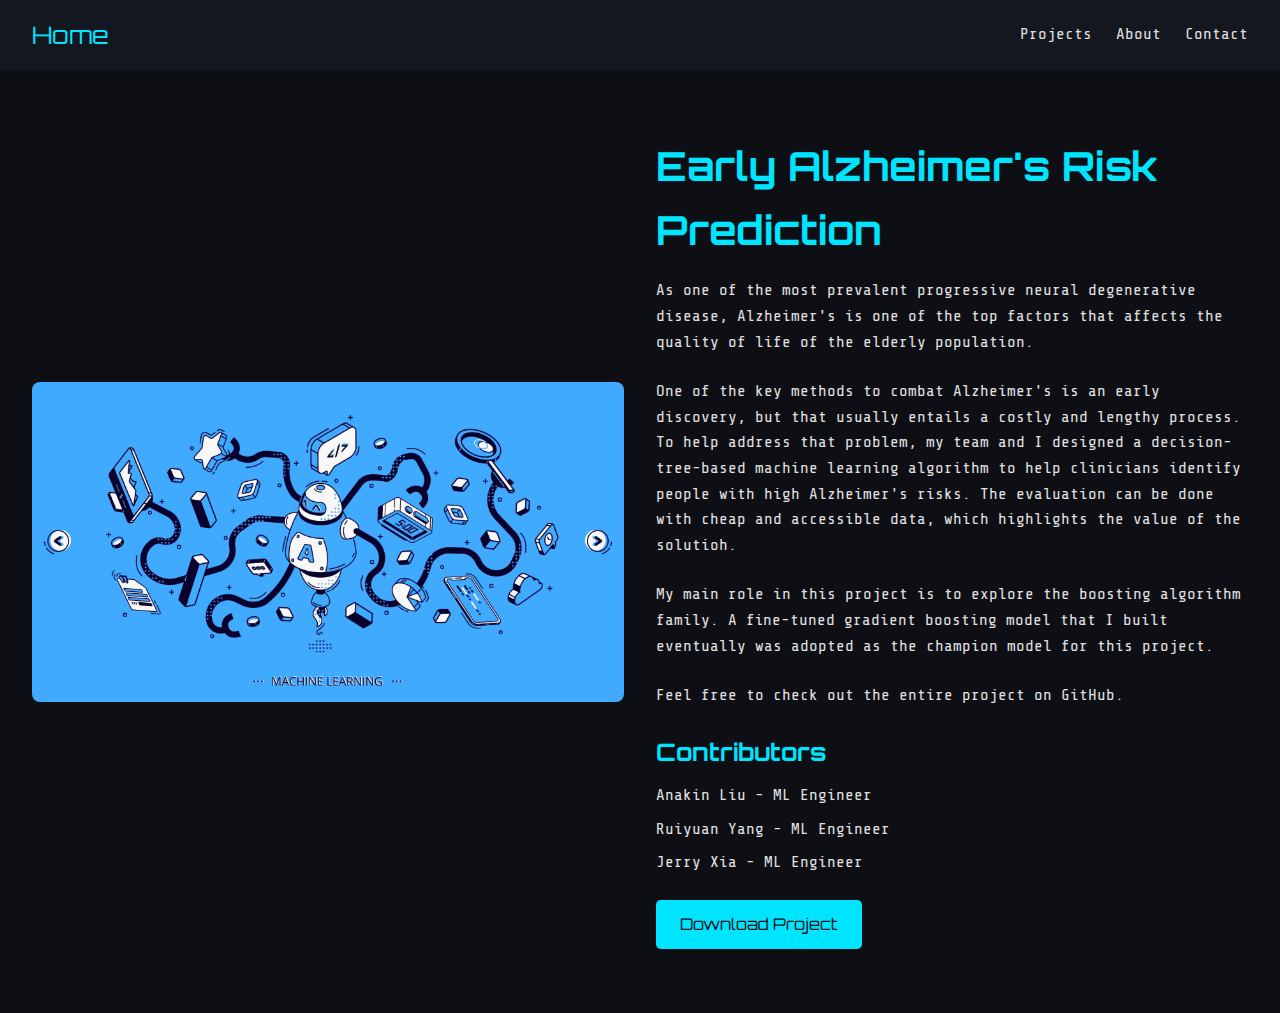
<file: project-detail4.html>
<!DOCTYPE html>
<html lang="en">
<head>
  <meta charset="UTF-8" />
  <meta name="viewport" content="width=device-width, initial-scale=1" />
  <title>Project Title | JerryXia Portfolio</title>
  <link rel="preload" href="/fonts/Orbitron-Regular.woff2" as="font" type="font/woff2" crossorigin>
  <link rel="preload" href="/fonts/Orbitron-Bold.woff2"    as="font" type="font/woff2" crossorigin>
  <link rel="preload" href="/fonts/ShareTechMono-Regular.woff2" as="font" type="font/woff2" crossorigin>
  <link rel="stylesheet" href="css/style.css" />
  <style>
    /* Project Detail Layout */
    .project-detail {
      display: grid;
      grid-template-columns: 1fr 1fr;
      gap: 2rem;
      /* vertically center both columns */
      align-items: center;
      padding: 4rem 2rem;
      background: var(--bg);
      color: var(--fg);
    }
    .project-detail .image {
      width: 100%;
      border-radius: .5rem;
      object-fit: cover;
    }
    .project-detail .content {
      display: flex;
      flex-direction: column;
      /* align text and button to the left */
      align-items: flex-start;
      text-align: left;
    }
    .project-detail .content h1 {
      font-family: var(--font-main);
      font-size: 2.5rem;
      margin-bottom: 1rem;
      color: var(--accent);
    }
    .project-detail .content p {
      margin-bottom: 1.5rem;
      line-height: 1.6;
    }
    .project-detail .contributors h2 {
      font-family: var(--font-main);
      font-size: 1.5rem;
      margin-bottom: .75rem;
      color: var(--accent);
    }
    .project-detail .contributors ul {
      list-style: none;
      padding: 0;
      margin-bottom: 1.5rem;
    }
    .project-detail .contributors li {
      margin-bottom: .5rem;
      font-family: var(--font-mono);
    }
    .btn-download {
      /* align button to the left edge of content */
      margin: 0;
      padding: .75rem 1.5rem;
      background: var(--accent);
      color: var(--bg);
      text-decoration: none;
      border-radius: .3rem;
      font-family: var(--font-main);
      transition: background .2s;
    }
    .btn-download:hover {
      background: #00c4d6;
    }
    @media (max-width: 768px) {
      .project-detail {
        grid-template-columns: 1fr;
      }
      .btn-download {
        align-self: center;
        margin-left: 0;
      }
      .project-detail .content {
        align-items: center;
        text-align: center;
      }
    }
  </style>
</head>
<body>
  <!-- Navbar include -->
  <header class="navbar">
    <a href="index.html" class="logo">Home</a>
    <ul class="nav-links">
      <li><a href="index.html#projects">Projects</a></li>
      <li><a href="index.html#about">About</a></li>
      <li><a href="index.html#contact">Contact</a></li>
    </ul>
    <div class="menu-toggle" id="mobile-menu">☰</div>
  </header>

  <!-- Project Detail Section -->
  <section class="project-detail">
    <!-- Left: Large Project Image -->
    <img src="assets/images/ML1-2.jpg" alt="ML Project" class="image" />

    <!-- Right: Text Content -->
    <div class="content">
      <h1>Early Alzheimer's Risk Prediction</h1>
      <p>
        As one of the most prevalent progressive neural degenerative disease, Alzheimer's is one of the 
        top factors that affects the quality of life of the elderly population.  
      </p>
      <p>
        One of the key methods to combat Alzheimer's is an early discovery, but that usually entails a 
        costly and lengthy process. To help address that problem, my team and I designed a decision-tree-based
        machine learning algorithm to help clinicians identify people with high Alzheimer's risks. The
        evaluation can be done with cheap and accessible data, which highlights the value of the solutioh. 
      </p>
      <p>
        My main role in this project is to explore the boosting algorithm family. A fine-tuned gradient boosting
        model that I built eventually was adopted as the champion model for this project. 
      </p>
      <p>
        Feel free to check out the entire project on GitHub. 
      </p>

      <div class="contributors">
        <h2>Contributors</h2>
        <ul>
          <li>Anakin Liu - ML Engineer</li>
          <li>Ruiyuan Yang - ML Engineer</li>
          <li>Jerry Xia - ML Engineer</li>
        </ul>
      </div>

      <a href="https://github.com/jerryjerryxia/ML-Based-Early-Alzheimers-Risk-Prediction" class="btn-download" target="_blank" rel="noopener">
        Download Project
      </a>
    </div>
  </section>

  <!-- Footer include -->
</body>
</html>
</file>
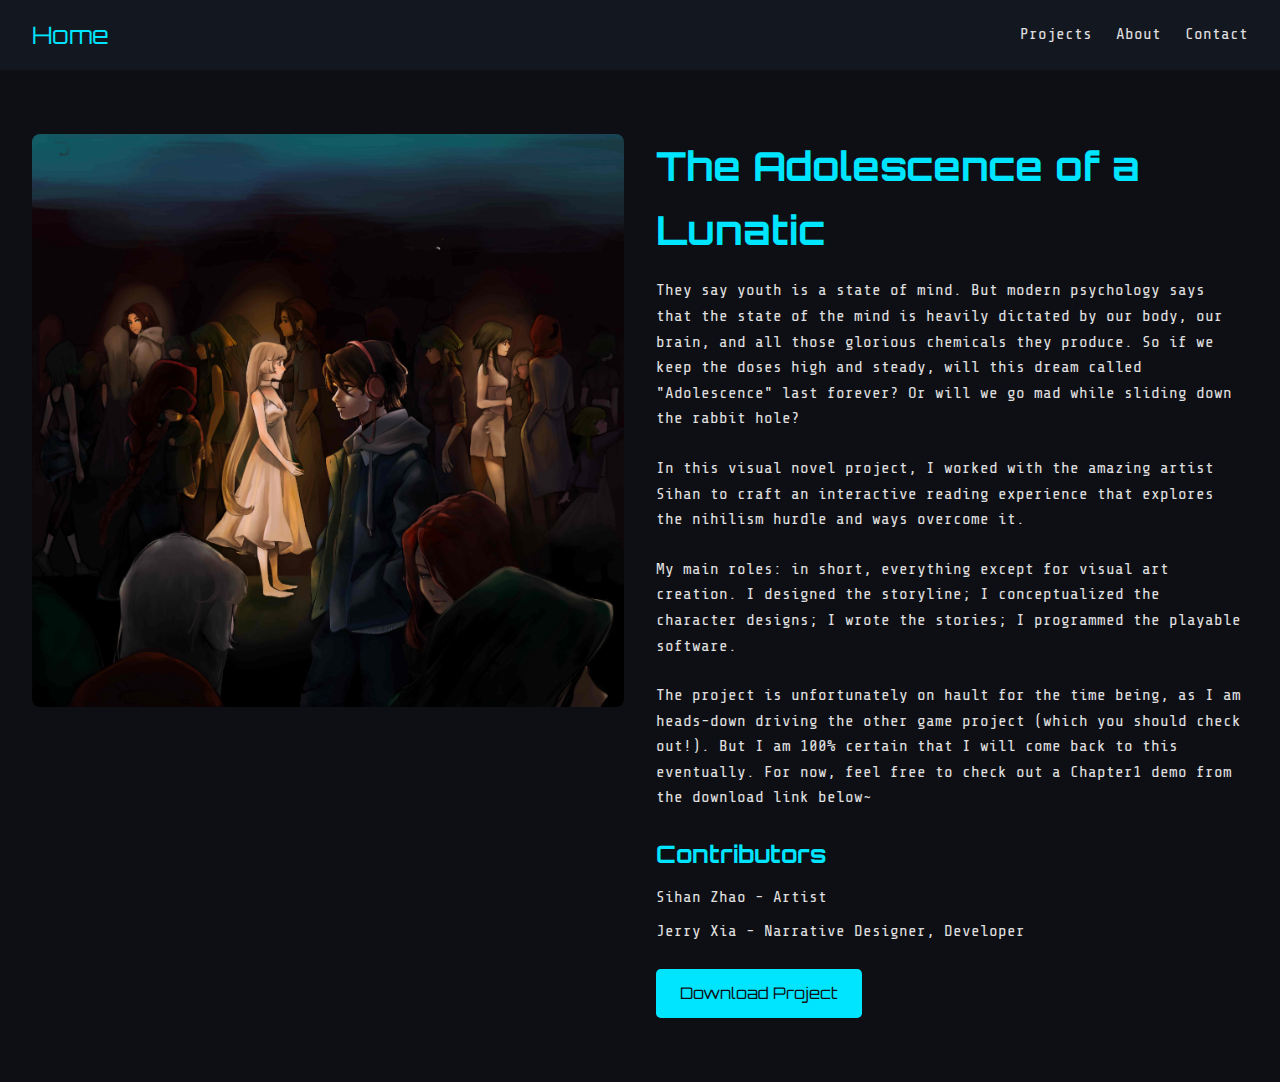
<file: the-faded.html>
<!DOCTYPE html>
<html lang="en">
<head>
  <meta charset="UTF-8" />
  <meta name="viewport" content="width=device-width, initial-scale=1" />
  <title>The Adolescence of a Lunatic | Jerry Xia</title>
  <meta
    name="description"
    content="Get started with your post-modern visual novel adventure."
  >
  <link rel="preload" href="/fonts/Orbitron-Regular.woff2" as="font" type="font/woff2" crossorigin>
  <link rel="preload" href="/fonts/Orbitron-Bold.woff2"    as="font" type="font/woff2" crossorigin>
  <link rel="preload" href="/fonts/ShareTechMono-Regular.woff2" as="font" type="font/woff2" crossorigin>
  <link rel="stylesheet" href="css/style.css" />
  <style>
    /* Project Detail Layout */
    .project-detail {
      display: grid;
      grid-template-columns: 1fr 1fr;
      gap: 2rem;
      /* vertically center both columns */
      align-items: top;
      padding: 4rem 2rem;
      background: var(--bg);
      color: var(--fg);
    }
    .project-detail .image {
      width: 100%;
      border-radius: .5rem;
      object-fit: cover;
    }
    .project-detail .content {
      display: flex;
      flex-direction: column;
      /* align text and button to the left */
      align-items: flex-start;
      text-align: left;
    }
    .project-detail .content h1 {
      font-family: var(--font-main);
      font-size: 2.5rem;
      margin-bottom: 1rem;
      color: var(--accent);
    }
    .project-detail .content p {
      margin-bottom: 1.5rem;
      line-height: 1.6;
    }
    .project-detail .contributors h2 {
      font-family: var(--font-main);
      font-size: 1.5rem;
      margin-bottom: .75rem;
      color: var(--accent);
    }
    .project-detail .contributors ul {
      list-style: none;
      padding: 0;
      margin-bottom: 1.5rem;
    }
    .project-detail .contributors li {
      margin-bottom: .5rem;
      font-family: var(--font-mono);
    }
    .btn-download {
      /* align button to the left edge of content */
      margin: 0;
      padding: .75rem 1.5rem;
      background: var(--accent);
      color: var(--bg);
      text-decoration: none;
      border-radius: .3rem;
      font-family: var(--font-main);
      transition: background .2s;
    }
    .btn-download:hover {
      background: #00c4d6;
    }
    @media (max-width: 768px) {
      .project-detail {
        grid-template-columns: 1fr;
      }
      .btn-download {
        align-self: center;
        margin-left: 0;
      }
      .project-detail .content {
        align-items: center;
        text-align: center;
      }
    }
  </style>
</head>
<body>
  <!-- Navbar include -->
  <header class="navbar">
    <a href="index.html" class="logo">Home</a>
    <ul class="nav-links">
      <li><a href="index.html#projects">Projects</a></li>
      <li><a href="index.html#about">About</a></li>
      <li><a href="index.html#contact">Contact</a></li>
    </ul>
    <div class="menu-toggle" id="mobile-menu">☰</div>
  </header>

  <!-- Project Detail Section -->
  <section class="project-detail">
    <!-- Left: Large Project Image -->
    <img src="assets/images/AOL3-1.jpg" alt="AOL Title Image" class="image" />

    <!-- Right: Text Content -->
    <div class="content">
      <h1>The Adolescence of a Lunatic</h1>
      <p>
        They say youth is a state of mind. But modern psychology says that the state of the mind 
        is heavily dictated by our body, our brain, and all those glorious chemicals they produce. 
        So if we keep the doses high and steady, will this dream called "Adolescence" last forever? 
        Or will we go mad while sliding down the rabbit hole? 
      </p>
      <p>
        In this visual novel project, I worked with the amazing artist Sihan to craft 
        an interactive reading experience that explores the nihilism hurdle and ways overcome it. 
      </p>
      <p>
        My main roles: in short, everything except for visual art creation. I designed the storyline; 
        I conceptualized the character designs; I wrote the stories; I programmed the playable software.
      </p>
      <p>
        The project is unfortunately on hault for the time being, as I am heads-down driving the other
        game project (which you should check out!). But I am 100% certain that I will come back to this
        eventually. For now, feel free to check out a Chapter1 demo from the download link below~
      </p>

      <div class="contributors">
        <h2>Contributors</h2>
        <ul>
          <li>Sihan Zhao - Artist</li>
          <li>Jerry Xia - Narrative Designer, Developer</li>
        </ul>
      </div>

      <a href="https://drive.google.com/drive/folders/1tXTr6lAQmfIj9FuFNzx0EUJsI9nXuCLS?dmr=1&ec=wgc-drive-hero-goto" class="btn-download" target="_blank" rel="noopener">
        Download Project
      </a>
    </div>
  </section>

  <!-- Footer include -->
</body>
</html>
</file>
<file: css/style.css>
/* ——————————————
   Preload the TTF fonts
   —————————————— */
@font-face {
  font-family: 'Orbitron';
  src: url('../fonts/Orbitron-Regular.woff2') format('woff2');
  font-weight: 400;
  font-style: normal;
  font-display: swap;
}

@font-face {
  font-family: 'Orbitron';
  src: url('../fonts/Orbitron-Bold.woff2') format('woff2');
  font-weight: 700;
  font-style: normal;
  font-display: swap;
}

@font-face {
  font-family: 'Share Tech Mono';
  font-style: normal;
  font-weight: 400;
  src: url('/fonts/ShareTechMono-Regular.woff2') format('woff2');
  font-display: swap;
}

:root {
  --bg: #0d0f14;
  --bg-alt: #131720;
  --fg: #e0e0e0;
  --accent: #00e5ff;
  --font-main: 'Orbitron', sans-serif;
  --font-mono: 'Share Tech Mono', monospace;
}

h1, h2, h3, .logo {
  font-family: var(--font-main);
}


* {
  margin: 0; padding: 0;
  box-sizing: border-box;
}

body {
  background: var(--bg);
  color: var(--fg);
  font-family: var(--font-mono);
  line-height: 1.6;
}

/* Navbar */
.navbar {
  display: flex; align-items: center; justify-content: space-between;
  padding: 1rem 2rem;
  background: var(--bg-alt);
  position: sticky; top: 0; z-index: 100;
}
.navbar .logo {
  display: inline-block;      /* ensures padding/margins work */
  font-family: var(--font-main);
  font-size: 1.5rem;
  color: var(--accent);
  text-decoration: none;      /* remove the underline */
}
.navbar .logo:hover {
  opacity: 0.8;
}
.nav-links {
  list-style: none;
  display: flex;
}
.nav-links li { margin-left: 1.5rem; }
.nav-links a {
  text-decoration: none;
  color: var(--fg);
  transition: color .2s;
}
.nav-links a:hover { color: var(--accent); }
.menu-toggle { display: none; cursor: pointer; }

/* Hero */
.hero {
  /*
  background: linear-gradient(45deg, #0f141f, #1a1e2b, #0f141f);
  animation: gradientBG 8s ease infinite;*/
  position: relative;      /* establishes stacking context */
  overflow: hidden;
  height: 80vh;
  min-height: 600px;
  background-size: 300% 300%;
  display: flex; 
  flex-direction: column;
  align-items: center; 
  justify-content: center;
  text-align: center;
}
.hero h1 {
  font-family: var(--font-main);
  font-size: 3rem;
  margin-bottom: .5rem;
  color: var(--accent);
}
.hero p { font-size: 1.2rem; }

.hero canvas {
  position: absolute !important;
  top: 0; left: 0;
  width: 100%; height: 100%;
  z-index: 0 !important;
}

/* Your text container */
.hero-text {
  position: relative;      /* above the canvas */
  z-index: 1;
  display: inline-block;   /* shrink-wraps around your text */
  padding: 0.5rem 1rem;
  margin: auto;
  background: rgba(13, 15, 20, 0.6);
  border-radius: 0.5rem;
  text-align: center;
}

/* Text styling */
.hero-text h1, .hero-text p {
  color: #00e5ff;
  margin: 0;
}


/* Sections */
.section {
  padding: 4rem 2rem;
  background: var(--bg-alt);
  margin: 2rem 0;
}
.section h2 {
  font-family: var(--font-main);
  font-size: 2rem;
  margin-bottom: 1rem;
  color: var(--accent);
}

/* ABOUT: static gradient */
#about {
  position: relative;
  padding: 4rem 2rem;
  background: linear-gradient(
    135deg,
    #1a1e2b 0%,
    #242b3a 50%,
    #1a1e2b 100%
  );

  clip-path: polygon(0 5%, 100% 0%, 100% 95%, 0% 100%);
  color: var(--fg);
}

#about h2, 
#about p {
  position: relative;
  z-index: 1;  /* ensure text sits above any background */
}

.fade-up {
  opacity: 0;
  transform: translateY(20px);
  transition: opacity 0.6s ease-out, transform 0.6s ease-out;
}

.fade-up.visible {
  opacity: 1;
  transform: translateY(0);
}

/* Cards */
.cards {
  display: grid;
  grid-template-columns: repeat(2, 1fr);
  gap: 2rem;
}

@media (max-width: 768px) {
  .cards {
    grid-template-columns: 1fr;
  }
}

.card {
  background: var(--bg);
  border: 1px solid #222639;
  border-radius: .5rem;
  overflow: hidden;
  text-align: center;
  transition: transform .2s;
  will-change: transform, opacity;
}
.card:hover { transform: translateY(-5px); }
.card img {
  display: block;
  width: 100%;
  height: auto;
  object-fit: cover;    /* or just remove this line */
}
/* 1. Wrapper with your desired fixed height/ratio */
.img-wrapper {
    position: relative;
  width: 100%;
  aspect-ratio: 25/5;       /* adjust to match the red box’s shape */
  overflow: hidden;
}

/* 2. Image fills wrapper, crops outside, and is positioned */
.img-wrapper img {
  width: 100%;
  height: 100%;
  object-fit: cover;
  /* 
     3. object-position: 
       first value = horizontal shift (0% = left, 50% = center, 100% = right)
       second value = vertical shift (0% = top, 50% = center, 100% = bottom)
  */
  object-position: 50% 37%;  /* try 50% 30% to pull the title area into view */
}

.img-credit {
  position: absolute;
  bottom: 8px;
  right: 8px;
  background: rgba(0,0,0,0.6);
  color: #fff;
  font-size: 0.75rem;
  padding: 4px 6px;
  border-radius: 3px;
  font-family: var(--font-mono);
}

.img-credit a {
  color: #fff;             /* make link text white */
  text-decoration: none;   /* remove the underline if you like */
}

.card:hover .img-credit {
  opacity: 1;
}

.card h3 {
  margin: 1rem 0 .5rem;
  font-family: var(--font-main);
}
.card p { padding: 0 1rem 1rem; }
.btn {
  display: inline-block;
  margin: 0 0 1rem;
  padding: .5rem 1rem;
  background: var(--accent);
  color: var(--bg);
  text-decoration: none;
  border-radius: .3rem;
  font-family: var(--font-main);
}

/* Fade-up base state */
.fade-up {
  opacity: 0;
  transform: translateY(20px);
  transition: opacity 0.6s ease-out, transform 0.6s ease-out;
}

/* When visible: slide into place */
.fade-up.visible {
  opacity: 1;
  transform: translateY(0);
}


/* Contact list styling */
.contact-list {
  list-style: none;
  padding: 0;
  margin: 1rem 0;
  font-family: var(--font-mono);
}
.contact-list li {
  margin-bottom: 0.5rem;
  font-size: 1rem;
}
.contact-list a {
  color: var(--accent);
  text-decoration: none;
}
.contact-list a:hover {
  text-decoration: underline;
}

/* Footer */
footer {
  text-align: center; padding: 1rem;
  background: var(--bg-alt);
  font-size: .9rem;
}

/* Responsive */
@media (max-width: 768px) {
  .nav-links { display: none; flex-direction: column; width: 100%; }
  .nav-links.active { display: flex; }
  .menu-toggle { display: block; color: var(--fg); font-size: 1.5rem; }
}
</file>
